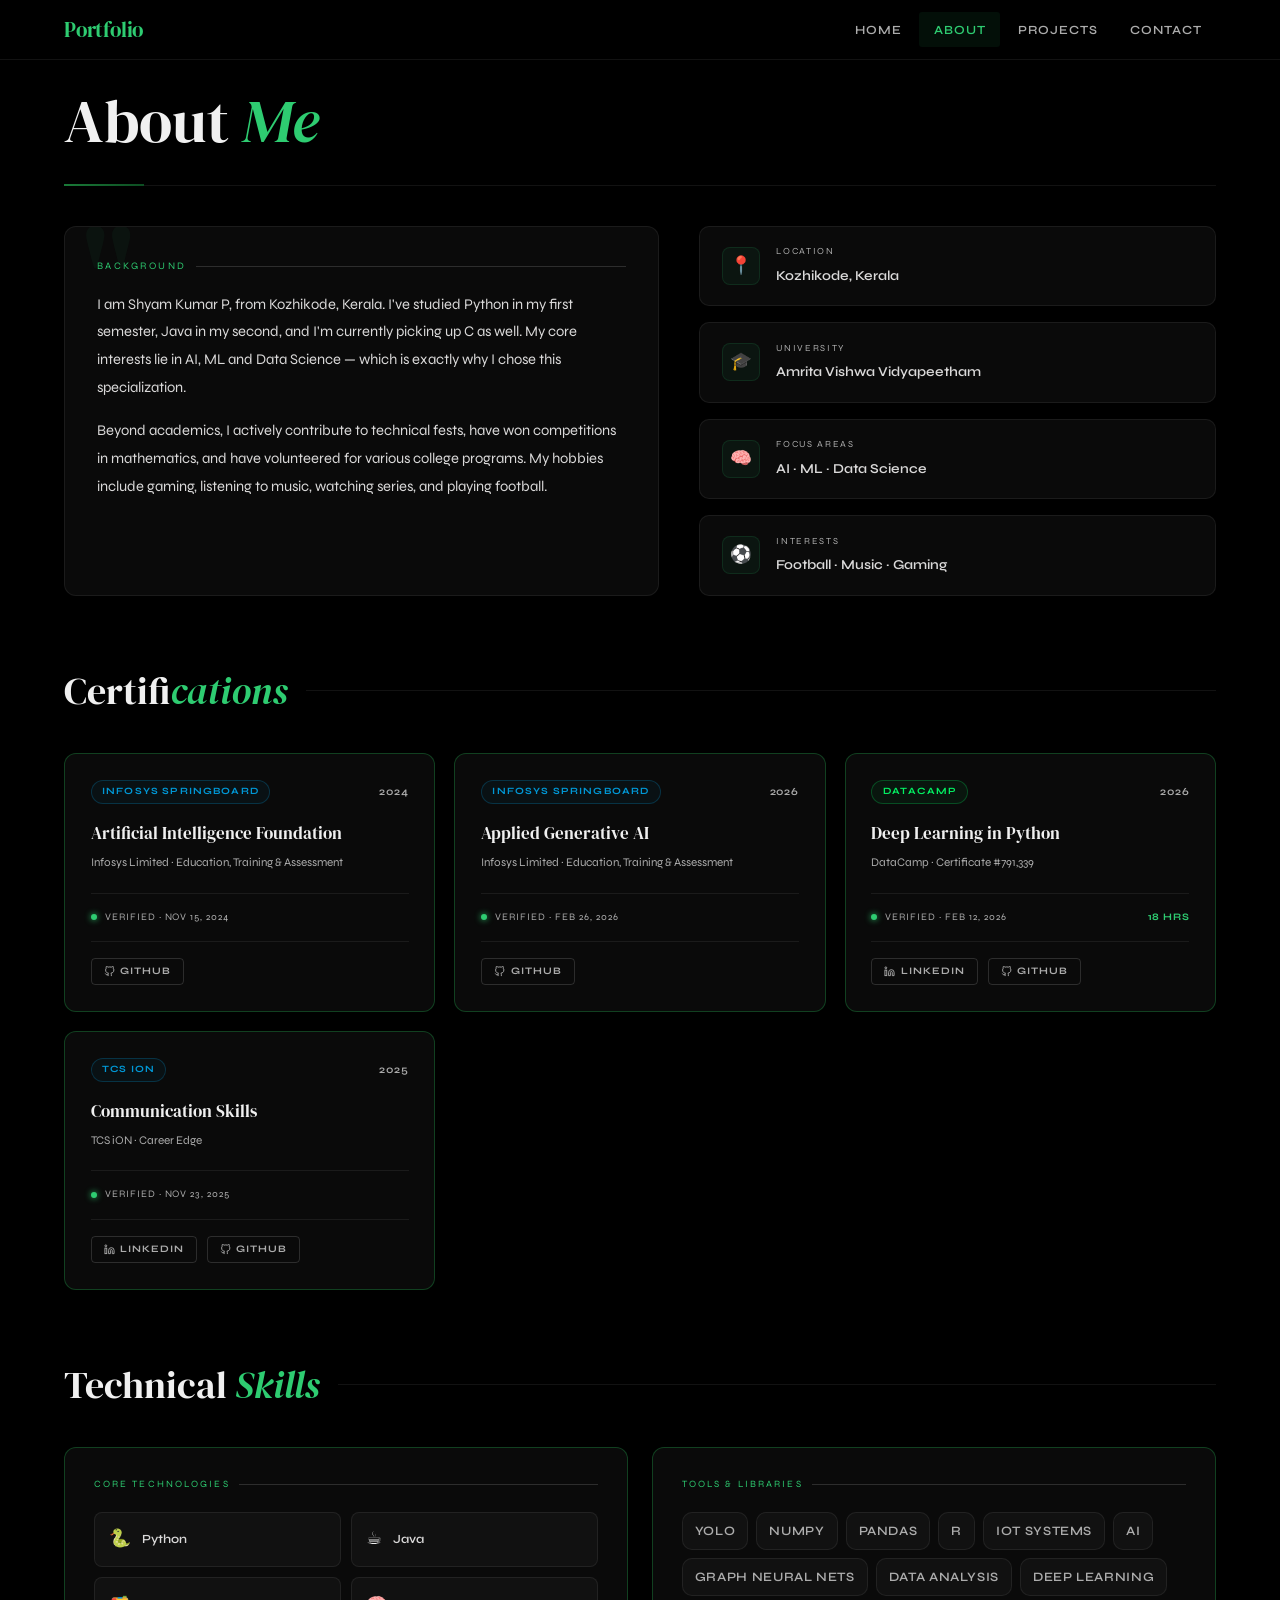
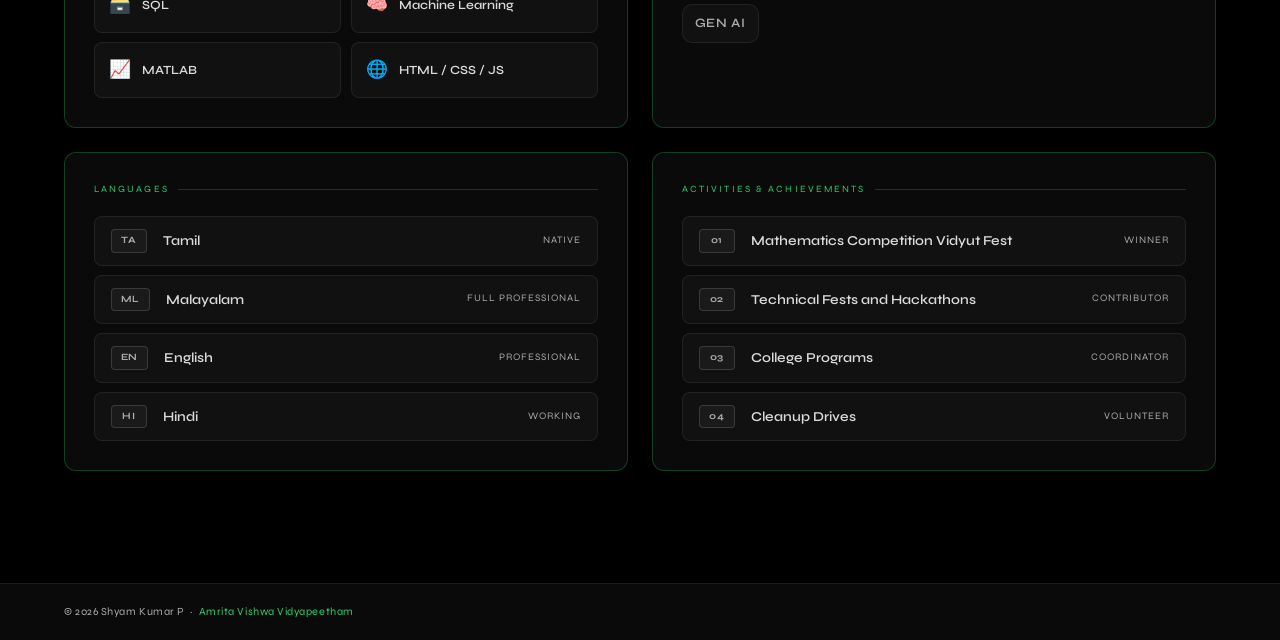
<file: about.html>
<!DOCTYPE html>
<html lang="en">
<head>
  <meta charset="UTF-8"/>
  <meta name="viewport" content="width=device-width,initial-scale=1"/>
  <title>About — Shyam Kumar P</title>
  <link rel="stylesheet" href="main style.css"/>
  <link href="https://fonts.googleapis.com/css2?family=DM+Serif+Display:ital@0;1&family=Syne:wght@400;600;700&display=swap" rel="stylesheet"/>
</head>
<body>

  <nav class="topnav">
    <span class="nav-logo">Portfolio</span>
    <div class="nav-links">
      <a href="home.html">Home</a>
      <a href="about.html" class="active">About</a>
      <a href="projects.html">Projects</a>
      <a href="contact.html">Contact</a>
    </div>
  </nav>

  <div class="page">

    <!-- Hero Header -->
    <div class="about-hero">
      <div class="hero-text">
        <h1>About <em>Me</em></h1>
      </div>
    </div>

    <!-- Bio + Quick Facts -->
    <div class="about-bento">
      <div class="bio-block">
        <div class="bio-label">Background</div>
        <p>I am Shyam Kumar P, from Kozhikode, Kerala. I've studied Python in my first semester, Java in my second, and I'm currently picking up C as well. My core interests lie in AI, ML and Data Science — which is exactly why I chose this specialization.</p>
        <p>Beyond academics, I actively contribute to technical fests, have won competitions in mathematics, and have volunteered for various college programs. My hobbies include gaming, listening to music, watching series, and playing football.</p>
      </div>

      <div class="facts-block">
        <div class="fact-card">
          <div class="fact-icon">📍</div>
          <div>
            <span class="fact-label">Location</span>
            <span class="fact-value">Kozhikode, Kerala</span>
          </div>
        </div>
        <div class="fact-card">
          <div class="fact-icon">🎓</div>
          <div>
            <span class="fact-label">University</span>
            <span class="fact-value">Amrita Vishwa Vidyapeetham</span>
          </div>
        </div>
        <div class="fact-card">
          <div class="fact-icon">🧠</div>
          <div>
            <span class="fact-label">Focus Areas</span>
            <span class="fact-value">AI · ML · Data Science</span>
          </div>
        </div>
        <div class="fact-card">
          <div class="fact-icon">⚽</div>
          <div>
            <span class="fact-label">Interests</span>
            <span class="fact-value">Football · Music · Gaming</span>
          </div>
        </div>
      </div>
    </div>

    <!-- Certifications Section -->
    <div class="section-divider">
      <h2>Certifi<em>cations</em></h2>
    </div>

    <div class="cert-grid">

      <!-- AI Foundation -->
      <div class="cert-card">
        <div class="cert-issuer-row">
          <span class="cert-issuer-badge infosys">Infosys Springboard</span>
          <span class="cert-year">2024</span>
        </div>
        <div class="cert-title">Artificial Intelligence Foundation</div>
        <div class="cert-org-name">Infosys Limited · Education, Training &amp; Assessment</div>
        <div class="cert-footer">
          <div class="cert-dot-live"></div>
          <span class="cert-verified">Verified · Nov 15, 2024</span>
        </div>
        <div class="cert-links">
          <a class="cert-link-btn" href="https://github.com/Itzmyself/certificates" target="_blank" rel="noopener">
            <svg viewBox="0 0 24 24"><path d="M9 19c-5 1.5-5-2.5-7-3m14 6v-3.87a3.37 3.37 0 0 0-.94-2.61c3.14-.35 6.44-1.54 6.44-7A5.44 5.44 0 0 0 20 4.77 5.07 5.07 0 0 0 19.91 1S18.73.65 16 2.48a13.38 13.38 0 0 0-7 0C6.27.65 5.09 1 5.09 1A5.07 5.07 0 0 0 5 4.77a5.44 5.44 0 0 0-1.5 3.78c0 5.42 3.3 6.61 6.44 7A3.37 3.37 0 0 0 9 18.13V22"/></svg>
            GitHub
          </a>
        </div>
      </div>

      <!-- Applied Gen AI -->
      <div class="cert-card">
        <div class="cert-issuer-row">
          <span class="cert-issuer-badge infosys">Infosys Springboard</span>
          <span class="cert-year">2026</span>
        </div>
        <div class="cert-title">Applied Generative AI</div>
        <div class="cert-org-name">Infosys Limited · Education, Training &amp; Assessment</div>
        <div class="cert-footer">
          <div class="cert-dot-live"></div>
          <span class="cert-verified">Verified · Feb 26, 2026</span>
        </div>
        <div class="cert-links">
          <a class="cert-link-btn" href="https://github.com/Itzmyself/certificates" target="_blank" rel="noopener">
            <svg viewBox="0 0 24 24"><path d="M9 19c-5 1.5-5-2.5-7-3m14 6v-3.87a3.37 3.37 0 0 0-.94-2.61c3.14-.35 6.44-1.54 6.44-7A5.44 5.44 0 0 0 20 4.77 5.07 5.07 0 0 0 19.91 1S18.73.65 16 2.48a13.38 13.38 0 0 0-7 0C6.27.65 5.09 1 5.09 1A5.07 5.07 0 0 0 5 4.77a5.44 5.44 0 0 0-1.5 3.78c0 5.42 3.3 6.61 6.44 7A3.37 3.37 0 0 0 9 18.13V22"/></svg>
            GitHub
          </a>
        </div>
      </div>

      <!-- Deep Learning -->
      <div class="cert-card">
        <div class="cert-issuer-row">
          <span class="cert-issuer-badge datacamp">DataCamp</span>
          <span class="cert-year">2026</span>
        </div>
        <div class="cert-title">Deep Learning in Python</div>
        <div class="cert-org-name">DataCamp · Certificate #791,339</div>
        <div class="cert-footer">
          <div class="cert-dot-live"></div>
          <span class="cert-verified">Verified · Feb 12, 2026</span>
          <span class="cert-hours">18 HRS</span>
        </div>
        <div class="cert-links">
          <a class="cert-link-btn" href="https://www.linkedin.com/posts/shyam-kumar-124868320_deep-learning-in-python-accomplishment-activity-7432833517618876417-22Xw" target="_blank" rel="noopener">
            <svg viewBox="0 0 24 24"><path d="M16 8a6 6 0 0 1 6 6v7h-4v-7a2 2 0 0 0-2-2 2 2 0 0 0-2 2v7h-4v-7a6 6 0 0 1 6-6z"/><rect x="2" y="9" width="4" height="12"/><circle cx="4" cy="4" r="2"/></svg>
            LinkedIn
          </a>
          <a class="cert-link-btn" href="https://github.com/Itzmyself/certificates" target="_blank" rel="noopener">
            <svg viewBox="0 0 24 24"><path d="M9 19c-5 1.5-5-2.5-7-3m14 6v-3.87a3.37 3.37 0 0 0-.94-2.61c3.14-.35 6.44-1.54 6.44-7A5.44 5.44 0 0 0 20 4.77 5.07 5.07 0 0 0 19.91 1S18.73.65 16 2.48a13.38 13.38 0 0 0-7 0C6.27.65 5.09 1 5.09 1A5.07 5.07 0 0 0 5 4.77a5.44 5.44 0 0 0-1.5 3.78c0 5.42 3.3 6.61 6.44 7A3.37 3.37 0 0 0 9 18.13V22"/></svg>
            GitHub
          </a>
        </div>
      </div>

      <!-- TCS ION Communication Skills -->
      <div class="cert-card">
        <div class="cert-issuer-row">
          <span class="cert-issuer-badge infosys">TCS iON</span>
          <span class="cert-year">2025</span>
        </div>
        <div class="cert-title">Communication Skills</div>
        <div class="cert-org-name">TCS iON · Career Edge</div>
        <div class="cert-footer">
          <div class="cert-dot-live"></div>
          <span class="cert-verified">Verified · Nov 23, 2025</span>
        </div>
        <div class="cert-links">
          <a class="cert-link-btn" href="https://www.linkedin.com/posts/shyam-kumar-124868320_communication-skills-certificate-activity-7398118573170143232-GaRc" target="_blank" rel="noopener">
            <svg viewBox="0 0 24 24"><path d="M16 8a6 6 0 0 1 6 6v7h-4v-7a2 2 0 0 0-2-2 2 2 0 0 0-2 2v7h-4v-7a6 6 0 0 1 6-6z"/><rect x="2" y="9" width="4" height="12"/><circle cx="4" cy="4" r="2"/></svg>
            LinkedIn
          </a>
          <a class="cert-link-btn" href="https://github.com/Itzmyself/certificates" target="_blank" rel="noopener">
            <svg viewBox="0 0 24 24"><path d="M9 19c-5 1.5-5-2.5-7-3m14 6v-3.87a3.37 3.37 0 0 0-.94-2.61c3.14-.35 6.44-1.54 6.44-7A5.44 5.44 0 0 0 20 4.77 5.07 5.07 0 0 0 19.91 1S18.73.65 16 2.48a13.38 13.38 0 0 0-7 0C6.27.65 5.09 1 5.09 1A5.07 5.07 0 0 0 5 4.77a5.44 5.44 0 0 0-1.5 3.78c0 5.42 3.3 6.61 6.44 7A3.37 3.37 0 0 0 9 18.13V22"/></svg>
            GitHub
          </a>
        </div>
      </div>

    </div>

    <!-- Skills Section -->
    <div class="section-divider">
      <h2>Technical <em>Skills</em></h2>
    </div>

    <div class="skills-bento">

      <!-- Core Technologies — emojis kept here only -->
      <div class="skill-panel">
        <div class="panel-label">Core Technologies</div>
        <div class="skill-grid-new">
          <div class="skill-card-new"><span class="sk-emoji">🐍</span><span class="sk-name-new">Python</span></div>
          <div class="skill-card-new"><span class="sk-emoji">☕</span><span class="sk-name-new">Java</span></div>
          <div class="skill-card-new"><span class="sk-emoji">🗃️</span><span class="sk-name-new">SQL</span></div>
          <div class="skill-card-new"><span class="sk-emoji">🧠</span><span class="sk-name-new">Machine Learning</span></div>
          <div class="skill-card-new"><span class="sk-emoji">📈</span><span class="sk-name-new">MATLAB</span></div>
          <div class="skill-card-new"><span class="sk-emoji">🌐</span><span class="sk-name-new">HTML / CSS / JS</span></div>
        </div>
      </div>

      <!-- Tools & Libraries — no emojis -->
      <div class="skill-panel">
        <div class="panel-label">Tools &amp; Libraries</div>
        <div class="tags-panel">
          <span>YOLO</span><span>NumPy</span><span>Pandas</span>
          <span>R</span><span>IoT Systems</span><span>AI</span>
          <span>Graph Neural Nets</span><span>Data Analysis</span>
          <span>Deep Learning</span><span>Gen AI</span>
        </div>
      </div>

      <!-- Languages — clean badge style, no emojis -->
      <div class="skill-panel">
        <div class="panel-label">Languages</div>
        <div class="lang-list">
          <div class="lang-item">
            <span class="lang-badge">TA</span>
            <span class="lang-name">Tamil</span>
            <span class="lang-level">Native</span>
          </div>
          <div class="lang-item">
            <span class="lang-badge">ML</span>
            <span class="lang-name">Malayalam</span>
            <span class="lang-level">Full Professional</span>
          </div>
          <div class="lang-item">
            <span class="lang-badge">EN</span>
            <span class="lang-name">English</span>
            <span class="lang-level">Professional</span>
          </div>
          <div class="lang-item">
            <span class="lang-badge">HI</span>
            <span class="lang-name">Hindi</span>
            <span class="lang-level">Working</span>
          </div>
        </div>
      </div>

      <!-- Activities — no emojis -->
      <div class="skill-panel">
        <div class="panel-label">Activities &amp; Achievements</div>
        <div class="lang-list">
          <div class="lang-item">
            <span class="lang-badge">01</span>
            <span class="lang-name">Mathematics Competition Vidyut Fest</span>
            <span class="lang-level">Winner</span>
          </div>
          <div class="lang-item">
            <span class="lang-badge">02</span>
            <span class="lang-name">Technical Fests and Hackathons</span>
            <span class="lang-level">Contributor</span>
          </div>
          <div class="lang-item">
            <span class="lang-badge">03</span>
            <span class="lang-name">College Programs</span>
            <span class="lang-level">coordinator</span>
          </div>
          <div class="lang-item">
            <span class="lang-badge">04</span>
            <span class="lang-name">Cleanup Drives</span>
            <span class="lang-level">Volunteer</span>
          </div>
        </div>
      </div>

    </div>

  </div>

  <footer class="site-footer">
    <p class="f-copy">© 2026 Shyam Kumar P &nbsp;·&nbsp; <em>Amrita Vishwa Vidyapeetham</em></p>
  </footer>

</body>
</html>
</file>
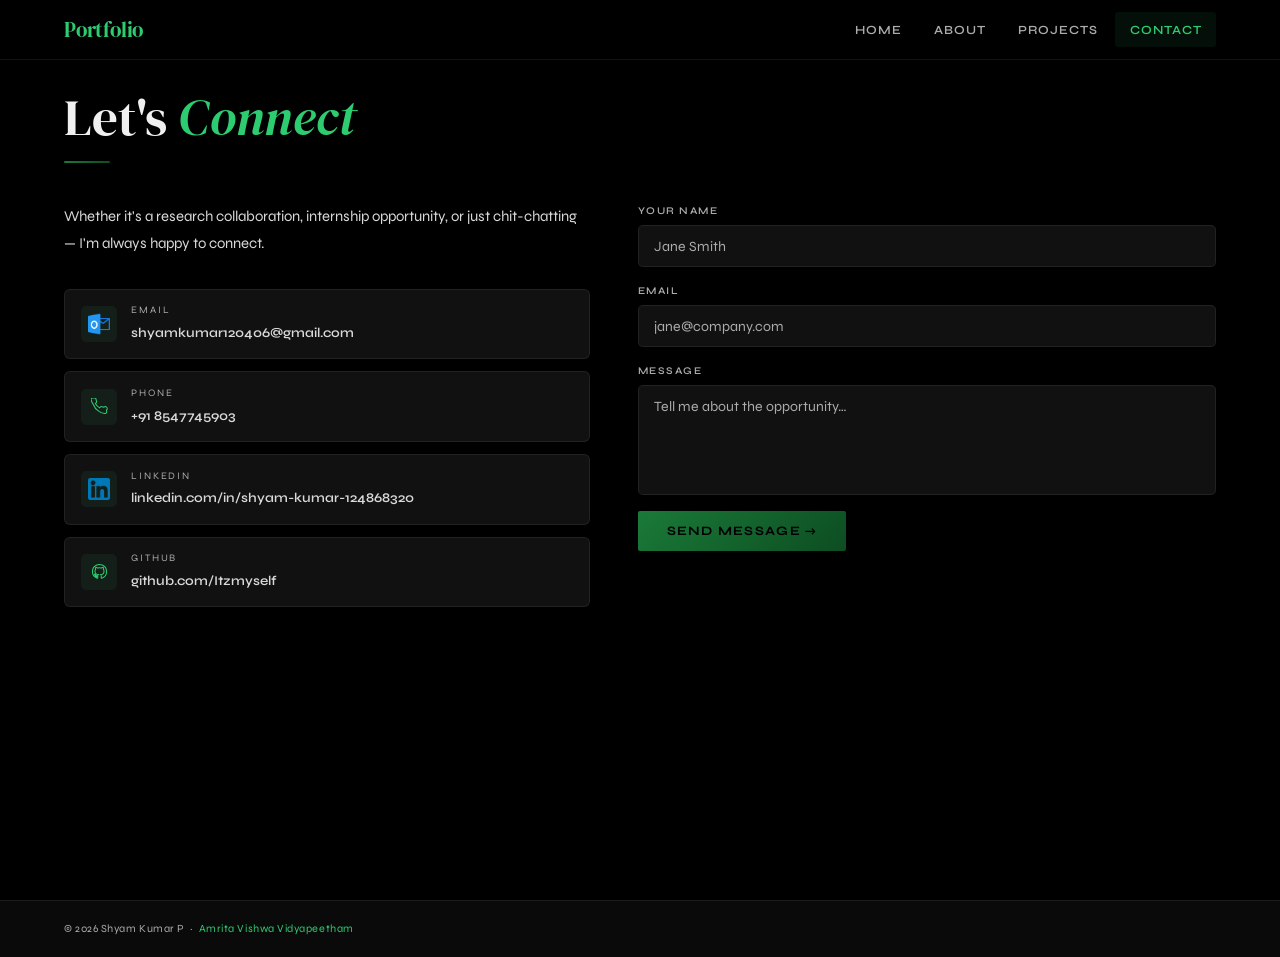
<file: contact.html>
<!DOCTYPE html>
<html lang="en">
<head>
  <meta charset="UTF-8"/>
  <meta name="viewport" content="width=device-width,initial-scale=1"/>
  <title>Contact — Shyam Kumar P</title>
  <link rel="stylesheet" href="main style.css"/>
  <link href="https://fonts.googleapis.com/css2?family=DM+Serif+Display:ital@0;1&family=Syne:wght@400;600;700&display=swap" rel="stylesheet"/>
</head>
<body>

  <nav class="topnav">
    <span class="nav-logo">Portfolio</span>
    <div class="nav-links">
      <a href="home.html">Home</a>
      <a href="about.html">About</a>
      <a href="projects.html">Projects</a>
      <a href="contact.html" class="active">Contact</a>
    </div>
  </nav>

  <div class="page">
    <div class="sh">
      <h1 class="sh-title">Let's <em>Connect</em></h1>
      <div class="sh-line"></div>
    </div>

    <div class="contact-grid">
      <div>
        <p class="c-intro">Whether it's a research collaboration, internship opportunity, or just chit-chatting — I'm always happy to connect.</p>
        <div class="c-items">

          <a href="mailto:shyamkumar120406@gmail.com" class="c-item">
            <div class="c-ico"><img src="assets/outlook.png" alt="Email"/></div>
            <div><span class="c-lbl">Email</span><span class="c-val">shyamkumar120406@gmail.com</span></div>
          </a>

          <a href="tel:+918547745903" class="c-item">
            <div class="c-ico">
              <svg viewBox="0 0 24 24"><path d="M22 16.92v3a2 2 0 01-2.18 2 19.79 19.79 0 01-8.63-3.07A19.5 19.5 0 013.07 8.81 19.79 19.79 0 01.1 2.21 2 2 0 012.1.01h3a2 2 0 012 1.72c.127.96.361 1.903.7 2.81a2 2 0 01-.45 2.11L6.09 7.91a16 16 0 006 6l1.27-1.27a2 2 0 012.11-.45c.907.339 1.85.573 2.81.7A2 2 0 0122 16.92z"/></svg>
            </div>
            <div><span class="c-lbl">Phone</span><span class="c-val">+91 8547745903</span></div>
          </a>

          <a href="https://www.linkedin.com/in/shyam-kumar-124868320" target="_blank" class="c-item">
            <div class="c-ico"><img src="assets/linkedin.png" alt="LinkedIn"/></div>
            <div><span class="c-lbl">LinkedIn</span><span class="c-val">linkedin.com/in/shyam-kumar-124868320</span></div>
          </a>

          <a href="https://github.com/Itzmyself" target="_blank" class="c-item">
            <div class="c-ico">
              <svg viewBox="0 0 24 24" fill="var(--a)" stroke="none"><path d="M12 2C6.477 2 2 6.477 2 12c0 4.418 2.865 8.166 6.839 9.489.5.092.682-.217.682-.483 0-.237-.009-.868-.014-1.703-2.782.605-3.369-1.342-3.369-1.342-.454-1.154-1.11-1.461-1.11-1.461-.908-.62.069-.608.069-.608 1.003.07 1.531 1.03 1.531 1.03.892 1.529 2.341 1.088 2.91.832.092-.647.35-1.088.636-1.338-2.22-.253-4.555-1.11-4.555-4.943 0-1.091.39-1.984 1.029-2.683-.103-.253-.446-1.27.098-2.647 0 0 .84-.269 2.75 1.025A9.578 9.578 0 0112 6.836c.85.004 1.705.114 2.504.336 1.909-1.294 2.747-1.025 2.747-1.025.546 1.377.202 2.394.1 2.647.64.699 1.028 1.592 1.028 2.683 0 3.842-2.339 4.687-4.566 4.935.359.309.678.919.678 1.852 0 1.336-.012 2.415-.012 2.743 0 .267.18.579.688.481C19.138 20.161 22 16.416 22 12c0-5.523-4.477-10-10-10z"/></svg>
            </div>
            <div><span class="c-lbl">GitHub</span><span class="c-val">github.com/Itzmyself</span></div>
          </a>

        </div>
      </div>

      <form class="form" action="mailto:shyamkumar120406@gmail.com" method="POST" enctype="text/plain">
        <div class="fg"><label>Your Name</label><input type="text" name="name" placeholder="Jane Smith" required/></div>
        <div class="fg"><label>Email</label><input type="email" name="email" placeholder="jane@company.com" required/></div>
        <div class="fg"><label>Message</label><textarea name="message" rows="5" placeholder="Tell me about the opportunity…" required></textarea></div>
        <button class="form-btn" type="submit">Send Message →</button>
      </form>
    </div>
  </div>

  <footer class="site-footer">
    <p class="f-copy">© 2026 Shyam Kumar P &nbsp;·&nbsp; <em>Amrita Vishwa Vidyapeetham</em></p>
  </footer>


</body>
</html>
</file>
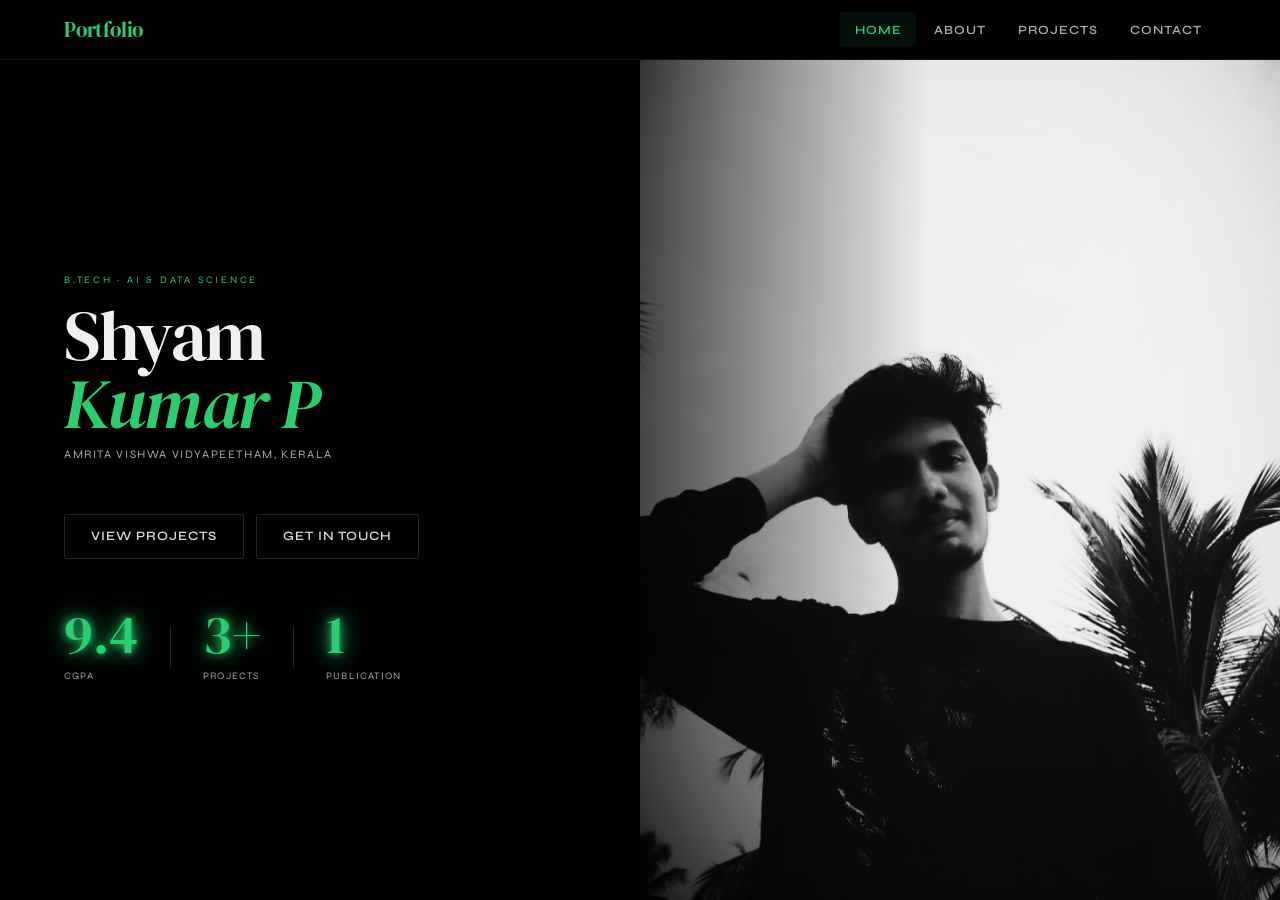
<file: home.html>
<!DOCTYPE html>
<html lang="en">
<head>
  <meta charset="UTF-8"/>
  <meta name="viewport" content="width=device-width,initial-scale=1"/>
  <title>Home — Shyam Kumar P</title>
  <link rel="stylesheet" href="main style.css"/>
  <link href="https://fonts.googleapis.com/css2?family=DM+Serif+Display:ital@0;1&family=Syne:wght@400;600;700&display=swap" rel="stylesheet"/>
</head>
<body class="home-page">

  <nav class="topnav">
    <span class="nav-logo">Portfolio</span>
    <div class="nav-links">
      <a href="home.html" class="active">Home</a>
      <a href="about.html">About</a>
      <a href="projects.html">Projects</a>
      <a href="contact.html">Contact</a>
    </div>
  </nav>

  <div class="home-wrap">

    <!-- LEFT: Text -->
    <div class="h-text">
      <p class="h-tag">B.Tech · AI &amp; Data Science</p>
      <h1 class="h-name">Shyam<em>Kumar P</em></h1>
      <p class="h-univ">Amrita Vishwa Vidyapeetham, Kerala</p>
      <div class="h-btns">
        <a href="projects.html" class="btn btn-glow"><span>View Projects</span></a>
        <a href="contact.html"  class="btn btn-glow">Get In Touch</a>
      </div>
      <div class="h-stats">
        <div>
          <span class="stat-n cgpa-stat" id="cgpa-counter">9.4</span>
          <span class="stat-l">CGPA</span>
        </div>
        <div class="stat-div"></div>
        <div>
          <span class="stat-n d1">3+</span>
          <span class="stat-l">Projects</span>
        </div>
        <div class="stat-div"></div>
        <div>
          <span class="stat-n d2">1</span>
          <span class="stat-l">Publication</span>
        </div>
      </div>
    </div>

    <!-- RIGHT: Full-height photo -->
    <div class="h-visual">
      <img src="assets/profile.jpeg" alt="Shyam Kumar P" class="h-avatar"/>
    </div>

  </div>

</body>
</html>
</file>
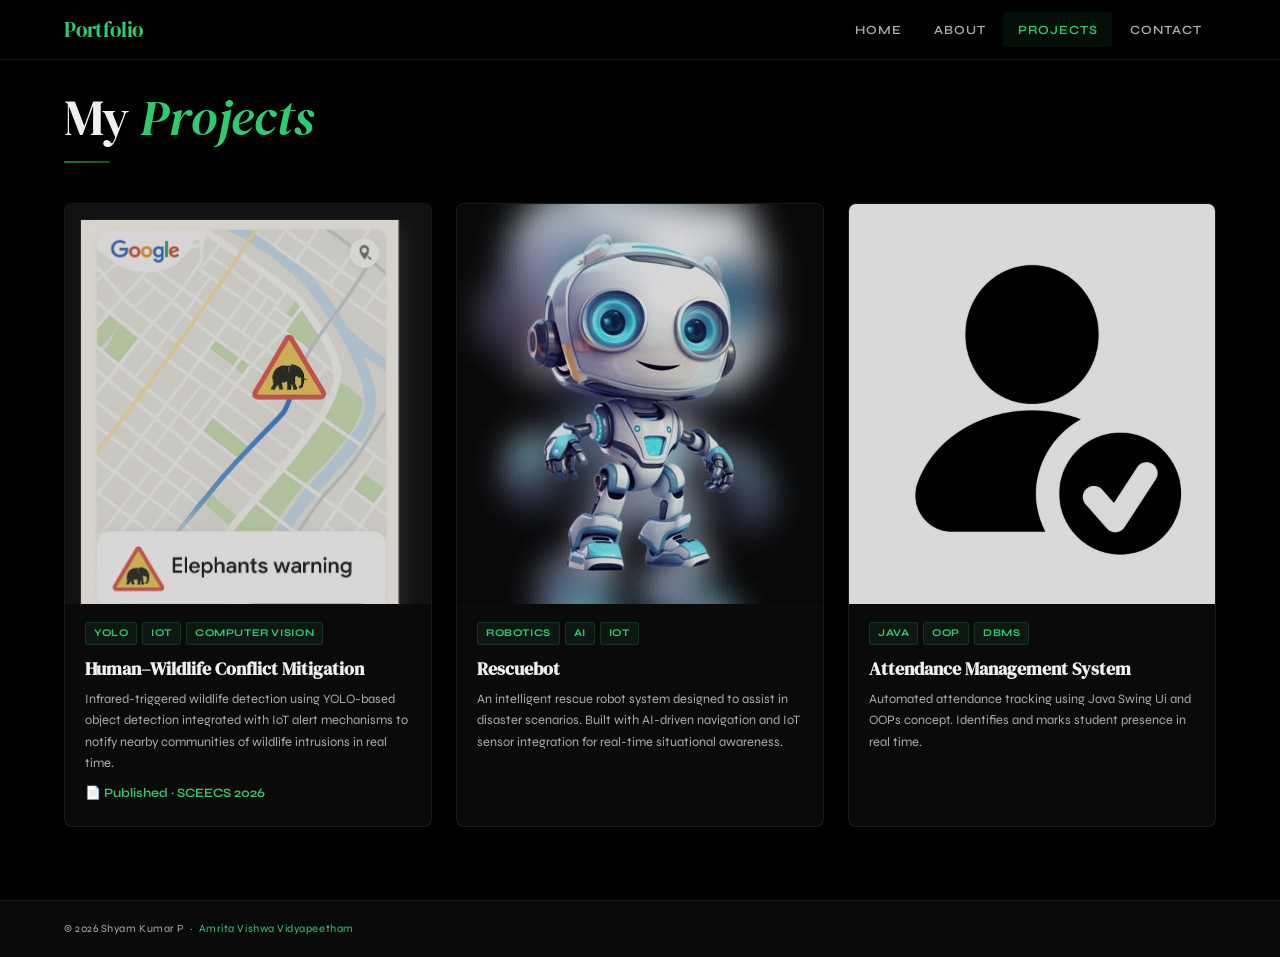
<file: projects.html>
<!DOCTYPE html>
<html lang="en">
<head>
  <meta charset="UTF-8"/>
  <meta name="viewport" content="width=device-width,initial-scale=1"/>
  <title>Projects — Shyam Kumar P</title>
  <link rel="stylesheet" href="main style.css"/>
  <link href="https://fonts.googleapis.com/css2?family=DM+Serif+Display:ital@0;1&family=Syne:wght@400;600;700&display=swap" rel="stylesheet"/>
</head>
<body>

  <nav class="topnav">
    <span class="nav-logo">Portfolio</span>
    <div class="nav-links">
      <a href="home.html">Home</a>
      <a href="about.html">About</a>
      <a href="projects.html" class="active">Projects</a>
      <a href="contact.html">Contact</a>
    </div>
  </nav>

  <div class="page">
    <div class="sh">
      <h1 class="sh-title">My <em>Projects</em></h1>
      <div class="sh-line"></div>
    </div>

    <div class="proj-grid">

      <!-- Project 1: Wildlife Detection -->
      <article class="card">
        <div class="card-img">
          <img src="assets/animal-detection.png" alt="Wildlife Detection System"/>
          <div class="card-ov">
            <a href="https://github.com/Itzmyself/Wildlife-Detection-System" target="_blank" class="ov-btn">GitHub →</a>
            <a href="https://ieeexplore.ieee.org/document/11429959" target="_blank" class="ov-btn">IEEE →</a>
          </div>
        </div>
        <div class="card-body">
          <div class="c-tags">
            <span class="c-tag">YOLO</span>
            <span class="c-tag">IoT</span>
            <span class="c-tag">Computer Vision</span>
          </div>
          <h3 class="c-title">Human–Wildlife Conflict Mitigation</h3>
          <p class="c-desc">Infrared-triggered wildlife detection using YOLO-based object detection integrated with IoT alert mechanisms to notify nearby communities of wildlife intrusions in real time.</p>
          <a href="https://ieeexplore.ieee.org/document/11429959" target="_blank" class="c-pub">Published · SCEECS 2026</a>
        </div>
      </article>

      <!-- Project 2: Rescuebot -->
      <article class="card">
        <div class="card-img">
          <img src="assets/rescuebot.png" alt="Rescuebot"/>
          <div class="card-ov">
            <a href="https://github.com/Itzmyself/Rescuebot" target="_blank" class="ov-btn">GitHub →</a>
          </div>
        </div>
        <div class="card-body">
          <div class="c-tags">
            <span class="c-tag">Robotics</span>
            <span class="c-tag">AI</span>
            <span class="c-tag">IoT</span>
          </div>
          <h3 class="c-title">Rescuebot</h3>
          <p class="c-desc">An intelligent rescue robot system designed to assist in disaster scenarios. Built with AI-driven navigation and IoT sensor integration for real-time situational awareness.</p>
        </div>
      </article>

      <!-- Project 3: Attendance Management -->
      <article class="card">
        <div class="card-img">
          <img src="assets/attendance.jpg" alt="Attendance Management" style="object-fit:cover; object-position:center;"/>
          <div class="card-ov">
            <a href="https://github.com/Itzmyself/Attendance-management-System" target="_blank" class="ov-btn">GitHub →</a>
          </div>
        </div>
        <div class="card-body">
          <div class="c-tags">
            <span class="c-tag">JAvA</span>
            <span class="c-tag">OOP</span>
            <span class="c-tag">DBMS</span>
          </div>
          <h3 class="c-title">Attendance Management System</h3>
          <p class="c-desc">Automated attendance tracking using Java Swing Ui and OOPs concept. Identifies and marks student presence in real time.</p>
        </div>
      </article>

    </div>
  </div>

  <footer class="site-footer">
    <p class="f-copy">© 2026 Shyam Kumar P &nbsp;·&nbsp; <em>Amrita Vishwa Vidyapeetham</em></p>
  </footer>


</body>
</html>
</file>
<file: main style.css>
:root {
    --bg:    #000000;
    --s1:    #0a0a0a;
    --s2:    #111111;
    --s3:    #1a1a1a;
    --brd:   rgba(255, 255, 255, 0.07);
    --brd2:  rgba(255, 255, 255, 0.14);
    --txt:   #f0f0f0;
    --txt2:  #dad9d9;
    --txt3:  #acacac;
    --a:     #2ecc71;
    --a2:    #25a34e;
    --ag:    linear-gradient(135deg, #1a7a38, #0d4d22);
    --ar:    46, 204, 113;
    --ff:    'DM Serif Display', Georgia, serif;
    --fb:    'Syne', system-ui, sans-serif;
    --ease:  cubic-bezier(0.4, 0, 0.2, 1);
}


/* ============================================
   RESET / BASE STYLES
   ============================================ */

*,
*::before,
*::after {
    box-sizing: border-box;
    margin: 0;
    padding: 0;
}

body {
    background: var(--bg);
    color: var(--txt);
    font-family: var(--fb);
    line-height: 1.6;
    -webkit-font-smoothing: antialiased;
    overflow-x: hidden;
}

a {
    text-decoration: none;
    color: inherit;
}

img {
    display: block;
    max-width: 100%;
}

ul {
    list-style: none;
}


/* ============================================
   KEYFRAME ANIMATIONS
   ============================================ */

@keyframes rise {
    from {
        opacity: 0;
        transform: translateY(28px);
    }
    to {
        opacity: 1;
        transform: translateY(0);
    }
}

@keyframes fadeup {
    from {
        opacity: 0;
        transform: translateY(12px);
    }
    to {
        opacity: 1;
        transform: translateY(0);
    }
}

@keyframes float-in {
    from {
        opacity: 0;
        transform: translateY(18px);
    }
    to {
        opacity: 1;
        transform: translateY(0);
    }
}

@keyframes slide-from-right {
    from {
        opacity: 0;
        transform: translateX(60px);
    }
    to {
        opacity: 1;
        transform: translateX(0);
    }
}

@keyframes spin {
    to {
        transform: rotate(360deg);
    }
}

@keyframes bob {
    0%, 100% {
        transform: translateY(0);
    }
    50% {
        transform: translateY(-8px);
    }
}

@keyframes blink {
    0%, 100% {
        opacity: 1;
    }
    50% {
        opacity: 0.3;
    }
}

@keyframes pulse {
    0%, 100% {
        box-shadow: 0 0 0 0 rgba(var(--ar), 0.35);
    }
    50% {
        box-shadow: 0 0 0 10px rgba(var(--ar), 0);
    }
}

@keyframes fill {
    from {
        width: 0;
    }
    to {
        width: var(--w);
    }
}

@keyframes vidFade {
    0%   { opacity: 0; }
    8%   { opacity: 0.7; }
    85%  { opacity: 0.7; }
    100% { opacity: 0; }
}

@keyframes glow-pulse {
    0%, 100% {
        text-shadow:
            0 0 20px rgba(var(--ar), 0.5),
            0 0 40px rgba(var(--ar), 0.25);
    }
    50% {
        text-shadow:
            0 0 30px rgba(var(--ar), 0.9),
            0 0 60px rgba(var(--ar), 0.45),
            0 0 90px rgba(var(--ar), 0.15);
    }
}

@keyframes cgpa-pop {
    0%   { opacity: 0; transform: scale(0.6) translateY(10px); }
    60%  { transform: scale(1.18) translateY(-4px); }
    80%  { transform: scale(0.96); }
    100% { opacity: 1; transform: scale(1) translateY(0); }
}

@keyframes border-glow {
    0%   { box-shadow:  2px  0   8px #2ecc71; }
    25%  { box-shadow:  0    2px 8px #2ecc71; }
    50%  { box-shadow: -2px  0   8px #2ecc71; }
    75%  { box-shadow:  0   -2px 8px #2ecc71; }
    100% { box-shadow:  2px  0   8px #2ecc71; }
}


/* ============================================
   NAVIGATION
   ============================================ */

.topnav {
    position: sticky;
    top: 0;
    z-index: 50;
    background: rgba(0, 0, 0, 0.92);
    backdrop-filter: blur(14px);
    border-bottom: 1px solid var(--brd);
    display: flex;
    align-items: center;
    justify-content: space-between;
    padding: 0 5vw;
    height: 60px;
}

.nav-logo {
    font-family: var(--ff);
    font-size: 1.3rem;
    color: var(--a);
    letter-spacing: -0.01em;
}

.nav-links {
    display: flex;
    gap: 0.2rem;
}

.nav-links a {
    padding: 0.45rem 0.9rem;
    font-size: 0.78rem;
    font-weight: 600;
    letter-spacing: 0.08em;
    text-transform: uppercase;
    color: var(--txt3);
    border-radius: 3px;
    transition: color 0.25s, background 0.25s;
}

.nav-links a:hover,
.nav-links a.active {
    color: var(--a);
    background: rgba(var(--ar), 0.07);
}


/* ============================================
   SHARED PAGE LAYOUT
   ============================================ */

.page {
    min-height: calc(100vh - 60px);
    padding: 1.8rem 5vw 3rem;
    animation: fadeup 0.4s var(--ease) both;
    position: relative;
    z-index: 1;
}

/* Section header */
.sh {
    margin-bottom: 2.5rem;
}

.sh-idx {
    font-size: 0.65rem;
    color: var(--a);
    letter-spacing: 0.25em;
    display: block;
    margin-bottom: 0.3rem;
    text-transform: uppercase;
}

.sh-title {
    font-family: var(--ff);
    font-size: clamp(2rem, 5vw, 3.2rem);
    font-weight: 400;
    line-height: 1.1;
}

.sh-title em {
    font-style: italic;
    color: var(--a);
}

.sh-line {
    width: 46px;
    height: 2px;
    background: var(--ag);
    margin-top: 1rem;
    border-radius: 1px;
}

/* Buttons */
.btn {
    margin-top: 2rem;
    display: inline-flex;
    align-items: center;
    gap: 0.5rem;
    padding: 0.7rem 1.6rem;
    border: 1px solid var(--brd2);
    color: var(--txt2);
    font-family: var(--fb);
    font-size: 0.8rem;
    font-weight: 600;
    border-radius: 2px;
    letter-spacing: 0.08em;
    text-transform: uppercase;
    transition: color 0.3s, border-color 0.3s, transform 0.3s;
}

.btn:hover {
    color: var(--a);
    border-color: var(--a);
    transform: translateY(-2px);
}

.btn-glow {
    animation: border-glow 2s linear infinite;
}


/* ============================================
   FOOTER
   ============================================ */

.site-footer {
    background: var(--s1);
    border-top: 1px solid var(--brd);
    padding: 1.2rem 5vw;
    display: flex;
    flex-wrap: wrap;
    align-items: center;
    justify-content: space-between;
    gap: 1rem;
    position: relative;
    z-index: 1;
}

.f-links {
    display: flex;
    gap: 0.15rem;
}

.f-links a {
    padding: 0.32rem 0.7rem;
    font-size: 0.75rem;
    color: var(--txt3);
    border-radius: 3px;
    font-weight: 600;
    letter-spacing: 0.05em;
    text-transform: uppercase;
    transition: color 0.25s, background 0.25s;
}

.f-links a:hover {
    color: var(--a);
    background: rgba(var(--ar), 0.06);
}

.f-copy {
    font-size: 0.68rem;
    color: var(--txt3);
    letter-spacing: 0.05em;
}

.f-copy em {
    color: var(--a);
    font-style: normal;
}


/* ============================================
   ENTRY PAGE (index.html)
   ============================================ */

.entry {
    position: relative;
    min-height: 100vh;
    display: flex;
    align-items: center;
    justify-content: center;
    overflow: hidden;
}

.entry video {
    position: absolute;
    inset: 0;
    width: 100%;
    height: 100%;
    object-fit: cover;
    object-position: center;
    animation: vidFade 24s ease-in-out infinite;
    opacity: 0;
}

.entry::before {
    content: '';
    position: absolute;
    inset: 0;
    z-index: 1;
    background:
        linear-gradient(to top,    rgba(0, 0, 0, 1)    0%, rgba(0, 0, 0, 0)    45%),
        linear-gradient(to bottom, rgba(0, 0, 0, 0.92) 0%, rgba(0, 0, 0, 0)    22%),
        linear-gradient(to right,  rgba(0, 0, 0, 0.65) 0%, transparent 35%, transparent 65%, rgba(0, 0, 0, 0.65) 100%);
}

.e-wrap {
    position: relative;
    z-index: 2;
    text-align: center;
    padding: 0 1rem;
}

.e-tag {
    font-size: 0.68rem;
    letter-spacing: 0.3em;
    text-transform: uppercase;
    color: var(--a);
    display: flex;
    align-items: center;
    gap: 1rem;
    justify-content: center;
    margin-bottom: 1.4rem;
    animation: rise 0.8s var(--ease) 0.2s both;
}

.e-tag span {
    width: 36px;
    height: 1px;
    background: var(--a);
    opacity: 0.4;
}

.e-name {
    font-family: var(--ff);
    font-size: clamp(4rem, 11vw, 8.5rem);
    font-weight: 400;
    line-height: 0.92;
    letter-spacing: -0.02em;
    animation: rise 0.9s var(--ease) 0.35s both;
}

.e-name em {
    font-style: italic;
    color: var(--a);
    display: block;
}

.e-role {
    font-size: 0.85rem;
    font-weight: 400;
    color: var(--txt2);
    letter-spacing: 0.18em;
    text-transform: uppercase;
    margin: 1.2rem 0 2.2rem;
    animation: rise 0.9s var(--ease) 0.5s both;
}

.e-btn {
    margin-top: 1.5rem;
    display: inline-flex;
    align-items: center;
    padding: 0.5rem 1.5rem;
    border: 2px solid var(--a);
    color: var(--a);
    font-family: var(--fb);
    font-size: 0.82rem;
    font-weight: 600;
    letter-spacing: 0.1em;
    text-transform: uppercase;
    border-radius: 5px;
    position: relative;
    overflow: hidden;
    transition: color 0.3s;
    animation: rise 0.9s var(--ease) 0.65s both;
}

.e-btn::before {
    content: '';
    position: absolute;
    inset: 0;
    background: var(--a);
    transform: translateX(-101%);
    transition: transform 0.35s var(--ease);
}

.e-btn:hover::before {
    transform: translateX(0);
}

.e-btn:hover {
    color: var(--bg);
}

.e-btn span {
    position: relative;
    z-index: 1;
}


/* ============================================
   HOME PAGE
   ============================================ */

body.home-page {
    overflow: hidden;
    height: 100vh;
}

.home-wrap {
    display: grid;
    grid-template-columns: 1fr 1fr;
    height: calc(100vh - 60px);
    max-height: calc(100vh - 60px);
    overflow: hidden;
    position: relative;
}

/* Left text column */
.h-text {
    padding: 4rem 5vw;
    display: flex;
    flex-direction: column;
    justify-content: center;
    position: relative;
    z-index: 1;
}

.h-tag {
    font-size: 0.62rem;
    color: var(--a);
    letter-spacing: 0.28em;
    text-transform: uppercase;
    margin-bottom: 0.8rem;
    animation: float-in 0.7s var(--ease) 0.1s both;
}

.h-name {
    font-family: var(--ff);
    font-size: clamp(2.8rem, 5.5vw, 5rem);
    font-weight: 400;
    line-height: 0.97;
    letter-spacing: -0.02em;
    margin-bottom: 0.4rem;
    animation: float-in 0.7s var(--ease) 0.2s both;
}

.h-name em {
    display: block;
    color: var(--a);
    font-style: italic;
}

.h-univ {
    font-size: 0.72rem;
    color: var(--txt3);
    letter-spacing: 0.14em;
    text-transform: uppercase;
    margin-bottom: 1.2rem;
    animation: float-in 0.7s var(--ease) 0.3s both;
}

.h-sub {
    font-size: 0.93rem;
    color: var(--txt2);
    margin-bottom: 2rem;
    max-width: 460px;
    line-height: 1.85;
    animation: float-in 0.7s var(--ease) 0.4s both;
}

.h-sub strong {
    color: var(--txt);
    font-weight: 600;
}

.h-btns {
    display: flex;
    gap: 0.8rem;
    flex-wrap: wrap;
    margin-bottom: 3rem;
    animation: float-in 0.7s var(--ease) 0.5s both;
}

/* Stats */
.h-stats {
    display: flex;
    gap: 2rem;
    align-items: center;
    animation: float-in 0.7s var(--ease) 0.6s both;
}

.stat-n {
    display: block;
    font-family: var(--ff);
    font-size: 3.4rem;
    color: var(--a);
    line-height: 1;
    animation: cgpa-pop 0.9s var(--ease) 0.7s both, glow-pulse 2.5s ease-in-out 1.6s infinite;
    text-shadow:
        0 0 8px  rgba(var(--ar), 1),
        0 0 20px rgba(var(--ar), 0.8),
        0 0 40px rgba(var(--ar), 0.5);
}

.stat-n.d1 { animation-delay: 0.8s; }
.stat-n.d2 { animation-delay: 1.6s; }

.stat-l {
    font-size: 0.62rem;
    color: var(--txt3);
    letter-spacing: 0.12em;
    text-transform: uppercase;
    margin-top: 0.2rem;
}

.stat-div {
    width: 1px;
    height: 42px;
    background: var(--brd2);
}

/* Right photo */
.h-visual {
    position: relative;
    overflow: hidden;
    background: var(--s1);
    width: 100%;
    height: 100%;
    animation: slide-from-right 0.9s var(--ease) 0.3s both;
}

.h-visual::before {
    content: '';
    position: absolute;
    inset: 0;
    z-index: 1;
    background:
        linear-gradient(to right, rgba(0, 0, 0, 0.7) 0%, transparent 45%),
        linear-gradient(to top,   rgba(0, 0, 0, 0.3) 0%, transparent 25%);
}

.h-avatar {
    width: 100%;
    height: 100%;
    object-fit: cover;
    object-position: center 30%;
    display: block;
    filter: grayscale(15%);
    transition: filter 0.5s;
}

.h-visual:hover .h-avatar {
    filter: grayscale(0%);
}


/* ============================================
   ABOUT PAGE
   ============================================ */

.about-grid {
    display: grid;
    grid-template-columns: 1fr 1.1fr;
    gap: 3rem;
    align-items: start;
}

.bio p {
    color: var(--txt2);
    line-height: 1.85;
    margin-bottom: 1rem;
    font-size: 0.93rem;
}

.bio strong {
    color: var(--txt);
    font-weight: 600;
}

/* Hero header */
.about-hero {
    display: flex;
    align-items: flex-end;
    gap: 2.5rem;
    margin-bottom: 2.5rem;
    padding-bottom: 2rem;
    border-bottom: 1px solid var(--brd);
    position: relative;
}

.about-hero::after {
    content: '';
    position: absolute;
    bottom: -1px;
    left: 0;
    width: 80px;
    height: 2px;
    background: var(--ag);
}

.hero-number {
    font-family: var(--ff);
    font-size: clamp(3.5rem, 8vw, 6rem);
    line-height: 1;
    color: transparent;
    -webkit-text-stroke: 1px rgba(46, 204, 113, 0.18);
    letter-spacing: -0.04em;
    user-select: none;
    flex-shrink: 0;
}

.hero-text h1 {
    font-family: var(--ff);
    font-size: clamp(2.2rem, 5vw, 3.8rem);
    line-height: 1.05;
    font-weight: 400;
}

.hero-text h1 em {
    color: var(--a);
    font-style: italic;
}

.hero-sub {
    font-size: 0.78rem;
    color: var(--a);
    letter-spacing: 0.22em;
    text-transform: uppercase;
    margin-top: 0.5rem;
}

/* Bio + facts bento */
.about-bento {
    display: grid;
    grid-template-columns: 1.15fr 1fr;
    gap: 2.5rem;
    margin-bottom: 4rem;
}

.bio-block {
    background: var(--s1);
    border: 1px solid var(--brd);
    border-radius: 12px;
    padding: 2rem;
    position: relative;
    overflow: hidden;
}

.bio-block::before {
    content: '"';
    font-family: var(--ff);
    font-size: 8rem;
    color: rgba(46, 204, 113, 0.05);
    position: absolute;
    top: -1rem;
    left: 1rem;
    line-height: 1;
    pointer-events: none;
}

.bio-label {
    font-size: 0.62rem;
    color: var(--a);
    letter-spacing: 0.25em;
    text-transform: uppercase;
    margin-bottom: 1rem;
    display: flex;
    align-items: center;
    gap: 0.6rem;
}

.bio-label::after {
    content: '';
    height: 1px;
    flex: 1;
    background: var(--brd2);
}

.bio-block p {
    color: var(--txt2);
    font-size: 0.92rem;
    line-height: 1.9;
    margin-bottom: 0.9rem;
}

.bio-block p:last-child {
    margin-bottom: 0;
}

/* Quick facts */
.facts-block {
    display: flex;
    flex-direction: column;
    gap: 1rem;
}

.fact-card {
    background: var(--s1);
    border: 1px solid var(--brd);
    border-radius: 10px;
    padding: 1.1rem 1.4rem;
    display: flex;
    align-items: center;
    gap: 1rem;
    transition: border-color 0.3s, transform 0.3s;
}

.fact-card:hover {
    border-color: rgba(46, 204, 113, 0.22);
    transform: translateX(4px);
}

.fact-icon {
    width: 38px;
    height: 38px;
    background: rgba(46, 204, 113, 0.06);
    border: 1px solid rgba(46, 204, 113, 0.12);
    border-radius: 8px;
    display: grid;
    place-items: center;
    font-size: 1.1rem;
    flex-shrink: 0;
}

.fact-label {
    font-size: 0.58rem;
    color: var(--txt3);
    letter-spacing: 0.18em;
    text-transform: uppercase;
    display: block;
    margin-bottom: 0.18rem;
}

.fact-value {
    font-size: 0.85rem;
    color: var(--txt2);
    font-weight: 600;
}

/* Section dividers */
.section-divider {
    display: flex;
    align-items: center;
    gap: 1.2rem;
    margin-bottom: 2rem;
}

.section-divider h2 {
    font-family: var(--ff);
    font-size: clamp(1.6rem, 3.5vw, 2.4rem);
    font-weight: 400;
    white-space: nowrap;
}

.section-divider h2 em {
    color: var(--a);
    font-style: italic;
}

.section-divider::after {
    content: '';
    flex: 1;
    height: 1px;
    background: var(--brd);
}


/* ============================================
   CERTIFICATIONS
   ============================================ */

.cert-grid {
    display: grid;
    grid-template-columns: repeat(3, 1fr);
    gap: 1.2rem;
    margin-bottom: 4rem;
}

.cert-card {
    background: var(--s1);
    border: 1px solid var(--brd);
    border-radius: 12px;
    border-color: #1a7a387c;
    padding: 1.6rem;
    position: relative;
    overflow: hidden;
    cursor: pointer;
    transition: transform 0.35s var(--ease), border-color 0.35s, box-shadow 0.35s;
}

.cert-card::before {
    content: '';
    position: absolute;
    top: 0;
    left: 0;
    right: 0;
    height: 3px;
    background: var(--ag);
    opacity: 0;
    transition: opacity 0.35s;
}

.cert-card:hover {
    transform: translateY(-6px);
    border-color: rgba(46, 204, 113, 0.25);
    box-shadow: 0 20px 50px rgba(0, 0, 0, 0.5), 0 0 0 1px rgba(46, 204, 113, 0.08);
}

.cert-card:hover::before {
    opacity: 1;
}

.cert-issuer-row {
    display: flex;
    align-items: center;
    justify-content: space-between;
    margin-bottom: 1.2rem;
}

.cert-issuer-badge {
    font-size: 0.6rem;
    font-weight: 700;
    letter-spacing: 0.12em;
    text-transform: uppercase;
    padding: 0.22rem 0.65rem;
    border-radius: 20px;
    border: 1px solid;
}

.cert-issuer-badge.infosys {
    color: #0097d5;
    border-color: rgba(0, 151, 213, 0.25);
    background: rgba(0, 151, 213, 0.05);
}

.cert-issuer-badge.datacamp {
    color: #03ef62;
    border-color: rgba(3, 239, 98, 0.25);
    background: rgba(3, 239, 98, 0.05);
}

.cert-year {
    font-size: 0.68rem;
    color: var(--txt3);
    font-weight: 600;
    letter-spacing: 0.08em;
}

.cert-title {
    font-family: var(--ff);
    font-size: 1.05rem;
    font-weight: 400;
    color: var(--txt);
    line-height: 1.3;
    margin-bottom: 0.5rem;
}

.cert-org-name {
    font-size: 0.73rem;
    color: var(--txt3);
}

.cert-footer {
    margin-top: 1.3rem;
    padding-top: 1rem;
    border-top: 1px solid var(--brd);
    display: flex;
    align-items: center;
    gap: 0.5rem;
}

.cert-dot-live {
    width: 6px;
    height: 6px;
    background: var(--a);
    border-radius: 50%;
    box-shadow: 0 0 6px var(--a);
    animation: pulse 2s ease-in-out infinite;
    flex-shrink: 0;
}

.cert-verified {
    font-size: 0.62rem;
    color: var(--txt3);
    letter-spacing: 0.1em;
    text-transform: uppercase;
}

.cert-hours {
    margin-left: auto;
    font-size: 0.62rem;
    color: var(--a);
    font-weight: 700;
    letter-spacing: 0.08em;
}

.cert-view-hint {
    display: flex;
    align-items: center;
    gap: 0.35rem;
    font-size: 0.62rem;
    color: var(--a);
    letter-spacing: 0.08em;
    text-transform: uppercase;
    margin-left: auto;
    opacity: 0;
    transition: opacity 0.3s;
}

.cert-card:hover .cert-view-hint {
    opacity: 1;
}

.cert-view-hint svg {
    width: 12px;
    height: 12px;
    stroke: var(--a);
    fill: none;
    stroke-width: 2;
}

/* Cert link buttons */
.cert-links {
    margin-top: 1rem;
    padding-top: 1rem;
    border-top: 1px solid var(--brd);
    display: flex;
    gap: 0.6rem;
    flex-wrap: wrap;
}

.cert-link-btn {
    display: inline-flex;
    align-items: center;
    gap: 0.35rem;
    font-size: 0.62rem;
    font-weight: 700;
    letter-spacing: 0.1em;
    text-transform: uppercase;
    padding: 0.28rem 0.75rem;
    border-radius: 4px;
    border: 1px solid var(--brd2);
    color: var(--txt3);
    text-decoration: none;
    transition: color 0.25s, border-color 0.25s, background 0.25s;
}

.cert-link-btn:hover {
    color: var(--a);
    border-color: rgba(46, 204, 113, 0.3);
    background: rgba(46, 204, 113, 0.04);
}

.cert-link-btn svg {
    width: 11px;
    height: 11px;
    stroke: currentColor;
    fill: none;
    stroke-width: 2;
    flex-shrink: 0;
}


/* ============================================
   SKILLS SECTION
   ============================================ */

.skills-bento {
    display: grid;
    grid-template-columns: 1fr 1fr;
    gap: 1.5rem;
    margin-bottom: 4rem;
}

.skill-panel {
    background: var(--s1);
    border: 1px solid var(--brd);
    border-color: #1a7a387c;
    border-radius: 12px;
    padding: 1.8rem;
}

.panel-label {
    font-size: 0.6rem;
    color: var(--a);
    letter-spacing: 0.22em;
    text-transform: uppercase;
    margin-bottom: 1.2rem;
    display: flex;
    align-items: center;
    gap: 0.6rem;
}

.panel-label::after {
    content: '';
    height: 1px;
    flex: 1;
    background: var(--brd2);
}

.skill-grid-new {
    display: grid;
    grid-template-columns: 1fr 1fr;
    gap: 0.6rem;
}

.skill-card-new {
    background: var(--s2);
    border: 1px solid var(--brd);
    border-radius: 8px;
    padding: 0.8rem 0.9rem;
    display: flex;
    align-items: center;
    gap: 0.7rem;
    transition: border-color 0.3s, transform 0.25s;
}

.skill-card-new:hover {
    border-color: rgba(46, 204, 113, 0.2);
    transform: translateY(-2px);
}

.sk-emoji {
    font-size: 1.1rem;
    flex-shrink: 0;
}

.sk-name-new {
    font-size: 0.78rem;
    color: var(--txt2);
    font-weight: 600;
}

/* Tags */
.tags-panel {
    display: flex;
    flex-wrap: wrap;
    gap: 0.5rem;
    align-content: flex-start;
}

.tags-panel span {
    background: var(--s2);
    border: 1px solid var(--brd);
    color: var(--txt3);
    font-size: 0.8rem;
    font-weight: 600;
    letter-spacing: 0.05em;
    padding: 0.5rem 0.75rem;
    border-radius: 10px;
    text-transform: uppercase;
    transition: color 0.25s, border-color 0.25s, background 0.25s;
}

.tags-panel span:hover {
    color: var(--a);
    border-color: rgba(46, 204, 113, 0.3);
    background: rgba(46, 204, 113, 0.04);
}

/* Languages */
.lang-list {
    display: flex;
    flex-direction: column;
    gap: 0.55rem;
}

.lang-item {
    display: flex;
    align-items: center;
    gap: 1rem;
    padding: 0.75rem 1rem;
    background: var(--s2);
    border: 1px solid var(--brd);
    border-radius: 8px;
    transition: border-color 0.3s;
}

.lang-item:hover {
    border-color: var(--brd2);
}

.lang-badge {
    font-size: 0.6rem;
    font-weight: 700;
    letter-spacing: 0.08em;
    padding: 0.2rem 0.55rem;
    border-radius: 4px;
    background: var(--s3);
    border: 1px solid var(--brd2);
    color: var(--txt3);
    flex-shrink: 0;
    min-width: 36px;
    text-align: center;
}

.lang-name {
    font-size: 0.85rem;
    color: var(--txt2);
    font-weight: 600;
    flex: 1;
}

.lang-level {
    font-size: 0.62rem;
    color: var(--txt3);
    letter-spacing: 0.1em;
    text-transform: uppercase;
}


/* ============================================
   PROJECTS PAGE
   ============================================ */

.proj-grid {
    display: grid;
    grid-template-columns: repeat(3, 1fr);
    gap: 1.5rem;
}

.card {
    background: var(--s1);
    border: 1px solid var(--brd);
    border-radius: 8px;
    overflow: hidden;
    transition: transform 0.35s var(--ease), box-shadow 0.35s, border-color 0.35s;
}

.card:hover {
    transform: translateY(-6px);
    box-shadow: 0 20px 50px rgba(0, 0, 0, 0.6), 0 0 0 1px rgba(var(--ar), 0.12);
    border-color: rgba(var(--ar), 0.5);
}

.card-img {
    position: relative;
    height: 400px;
    overflow: hidden;
    background: var(--s2);
    display: flex;
    align-items: center;
    justify-content: center;
}

.card-img img {
    width: 100%;
    height: 100%;
    object-fit: cover;
    object-position: center top;
    transition: transform 0.6s var(--ease), filter 0.4s;
    filter: grayscale(15%) brightness(0.85);
}

.card:hover .card-img img {
    transform: scale(1.05);
    filter: grayscale(0%) brightness(1);
}

.card-ov {
    position: absolute;
    inset: 0;
    background: rgba(0, 0, 0, 0.82);
    backdrop-filter: blur(4px);
    display: flex;
    align-items: center;
    justify-content: center;
    gap: 0.7rem;
    opacity: 0;
    transition: opacity 0.3s;
}

.card:hover .card-ov {
    opacity: 1;
}

.ov-btn {
    display: flex;
    align-items: center;
    gap: 0.4rem;
    padding: 0.5rem 1rem;
    background: var(--s3);
    border: 1px solid var(--brd2);
    color: var(--a);
    font-size: 0.75rem;
    font-weight: 700;
    border-radius: 4px;
    letter-spacing: 0.05em;
    text-transform: uppercase;
    transition: background 0.25s, transform 0.25s;
}

.ov-btn:hover {
    background: var(--a);
    color: var(--bg);
    transform: scale(1.05);
}

.card-body {
    padding: 1.1rem 1.25rem 1.3rem;
}

.c-tags {
    display: flex;
    flex-wrap: wrap;
    gap: 0.3rem;
    margin-bottom: 0.6rem;
}

.c-tag {
    font-size: 0.64rem;
    color: var(--a);
    background: rgba(var(--ar), 0.07);
    border: 1px solid rgba(var(--ar), 0.16);
    padding: 0.16rem 0.5rem;
    border-radius: 3px;
    font-weight: 700;
    letter-spacing: 0.06em;
    text-transform: uppercase;
}

.c-title {
    font-family: var(--ff);
    font-size: 1.1rem;
    margin-bottom: 0.4rem;
}

.c-desc {
    font-size: 0.8rem;
    color: var(--txt3);
    line-height: 1.65;
}

.c-pub {
    margin-top: 0.6rem;
    font-size: 0.8rem;
    color: var(--a);
    font-weight: 600;
    display: inline-block;
    transition: opacity 0.2s;
}

.c-pub:hover {
    opacity: 0.75;
    text-decoration: underline;
}

.c-pub::before {
    content: '📄 ';
}


/* ============================================
   CONTACT PAGE
   ============================================ */

.contact-grid {
    display: grid;
    grid-template-columns: 1fr 1.1fr;
    gap: 3rem;
    align-items: start;
}

.c-intro {
    font-size: 0.93rem;
    color: var(--txt2);
    line-height: 1.8;
    margin-bottom: 2rem;
}

.c-items {
    display: flex;
    flex-direction: column;
    gap: 0.75rem;
}

.c-item {
    display: flex;
    align-items: center;
    gap: 0.9rem;
    padding: 0.85rem 1rem;
    background: var(--s2);
    border: 1px solid var(--brd);
    border-radius: 6px;
    transition: border-color 0.3s, transform 0.3s;
}

.c-item:hover {
    border-color: var(--brd2);
    transform: translateX(4px);
}

.c-ico {
    width: 36px;
    height: 36px;
    background: rgba(var(--ar), 0.07);
    border-radius: 5px;
    display: grid;
    place-items: center;
    flex-shrink: 0;
    overflow: hidden;
}

.c-ico img {
    width: 22px;
    height: 22px;
    object-fit: contain;
}

.c-ico svg {
    width: 17px;
    height: 17px;
    stroke: var(--a);
    fill: none;
    stroke-width: 1.5;
}

.c-lbl {
    display: block;
    font-size: 0.62rem;
    color: var(--txt3);
    letter-spacing: 0.18em;
    text-transform: uppercase;
}

.c-val {
    font-size: 0.83rem;
    color: var(--txt2);
    font-weight: 600;
}

.form {
    display: flex;
    flex-direction: column;
    gap: 1rem;
}

.fg {
    display: flex;
    flex-direction: column;
    gap: 0.35rem;
}

.fg label {
    font-size: 0.64rem;
    color: var(--txt3);
    letter-spacing: 0.15em;
    text-transform: uppercase;
    font-weight: 600;
}

.fg input,
.fg textarea {
    background: var(--s2);
    border: 1px solid var(--brd);
    color: var(--txt);
    padding: 0.72rem 0.95rem;
    font-size: 0.88rem;
    font-family: var(--fb);
    border-radius: 5px;
    outline: none;
    resize: none;
    transition: border-color 0.3s, box-shadow 0.3s;
}

.fg input:focus,
.fg textarea:focus {
    border-color: rgba(var(--ar), 0.4);
    box-shadow: 0 0 0 3px rgba(var(--ar), 0.06);
}

.fg input::placeholder,
.fg textarea::placeholder {
    color: var(--txt3);
}

.form-btn {
    align-self: flex-start;
    padding: 0.75rem 1.8rem;
    background: var(--ag);
    color: var(--bg);
    font-family: var(--fb);
    font-size: 0.8rem;
    font-weight: 700;
    letter-spacing: 0.1em;
    text-transform: uppercase;
    border-radius: 2px;
    border: none;
    cursor: pointer;
    transition: opacity 0.3s, transform 0.3s, box-shadow 0.3s;
}

.form-btn:hover {
    opacity: 0.85;
    transform: translateY(-2px);
    box-shadow: 0 8px 24px rgba(var(--ar), 0.28);
}


/* ============================================
   OLD ABOUT PAGE STYLES (kept for compatibility)
   ============================================ */

.details {
    margin-top: 1.8rem;
    display: flex;
    flex-direction: column;
    gap: 0.8rem;
}

.detail {
    display: flex;
    align-items: center;
    gap: 1rem;
}

.d-lbl {
    font-size: 0.62rem;
    color: var(--txt3);
    letter-spacing: 0.18em;
    text-transform: uppercase;
    min-width: 90px;
}

.d-val {
    font-size: 0.85rem;
    color: var(--txt2);
    font-weight: 600;
}

.d-val.open {
    color: #00ff88;
    display: flex;
    align-items: center;
    gap: 0.4rem;
}

.d-val.open::before {
    content: '';
    width: 6px;
    height: 6px;
    background: #00ff88;
    border-radius: 50%;
    box-shadow: 0 0 8px #00ff88;
    animation: blink 2s ease-in-out infinite;
}

.skills-h {
    font-family: var(--ff);
    font-size: 1.15rem;
    margin-bottom: 1.1rem;
    color: var(--txt);
}

.skill-grid {
    display: grid;
    grid-template-columns: 1fr 1fr;
    gap: 0.7rem;
    margin-bottom: 1.2rem;
}

.skill-card {
    background: var(--s2);
    border: 1px solid var(--brd);
    border-radius: 6px;
    padding: 0.85rem;
    transition: border-color 0.3s, transform 0.3s;
}

.skill-card:hover {
    border-color: var(--brd2);
    transform: translateY(-2px);
}

.sk-name {
    display: block;
    font-size: 0.78rem;
    color: var(--txt2);
    font-weight: 600;
    margin: 0.2rem 0 0.55rem;
}

.sk-bar {
    height: 2px;
    background: var(--s1);
    border-radius: 2px;
}

.tags {
    display: flex;
    flex-wrap: wrap;
    gap: 0.4rem;
}

.tags span {
    background: var(--s2);
    border: 1px solid var(--brd);
    color: var(--txt3);
    font-size: 0.68rem;
    font-weight: 600;
    letter-spacing: 0.05em;
    padding: 0.22rem 0.6rem;
    border-radius: 3px;
    text-transform: uppercase;
    transition: color 0.25s, border-color 0.25s;
}

.tags span:hover {
    color: var(--a);
    border-color: rgba(var(--ar), 0.3);
}

.certs {
    margin-top: 2rem;
}

.certs-h {
    font-family: var(--ff);
    font-size: 1.15rem;
    margin-bottom: 1rem;
    color: var(--txt);
}

.cert-item {
    display: flex;
    align-items: flex-start;
    gap: 0.75rem;
    padding: 0.75rem 0;
    border-bottom: 1px solid var(--brd);
}

.cert-dot {
    width: 6px;
    height: 6px;
    border-radius: 50%;
    background: var(--a);
    flex-shrink: 0;
    margin-top: 0.45rem;
    box-shadow: 0 0 6px var(--a);
}

.cert-name {
    font-size: 0.85rem;
    color: var(--txt2);
    font-weight: 600;
}

.cert-org {
    font-size: 0.73rem;
    color: var(--txt3);
    margin-top: 0.1rem;
}


/* ============================================
   RESPONSIVE — TABLET (max 900px)
   ============================================ */

@media (max-width: 900px) {

    .about-grid,
    .contact-grid {
        grid-template-columns: 1fr;
    }

    .home-wrap {
        grid-template-columns: 1fr;
        min-height: auto;
        padding: 0;
        overflow-y: auto;
    }

    .h-visual {
        display: block;
        width: 100%;
        height: 320px;
        order: -1;
    }

    .h-text {
        padding: 2rem 1.5rem 3rem;
    }

    .proj-grid {
        grid-template-columns: 1fr 1fr;
    }

    .about-bento,
    .skills-bento {
        grid-template-columns: 1fr;
    }

    .cert-grid {
        grid-template-columns: 1fr;
    }

    .about-hero {
        flex-direction: column;
        gap: 1rem;
        align-items: flex-start;
    }

    .hero-number {
        font-size: 5rem;
    }

}


/* ============================================
   RESPONSIVE — MOBILE (max 600px)
   ============================================ */

@media (max-width: 600px) {

    .nav-links a {
        padding: 0.4rem 0.55rem;
        font-size: 0.7rem;
    }

    .page {
        padding: 2.5rem 1.2rem 2rem;
    }

    .skill-grid {
        grid-template-columns: 1fr;
    }

    .skill-grid-new {
        grid-template-columns: 1fr;
    }

    .proj-grid {
        grid-template-columns: 1fr;
    }

    .cert-grid {
        grid-template-columns: 1fr;
    }

    .h-visual {
        height: 240px;
    }

    .site-footer {
        flex-direction: column;
        align-items: flex-start;
    }

}
</file>
